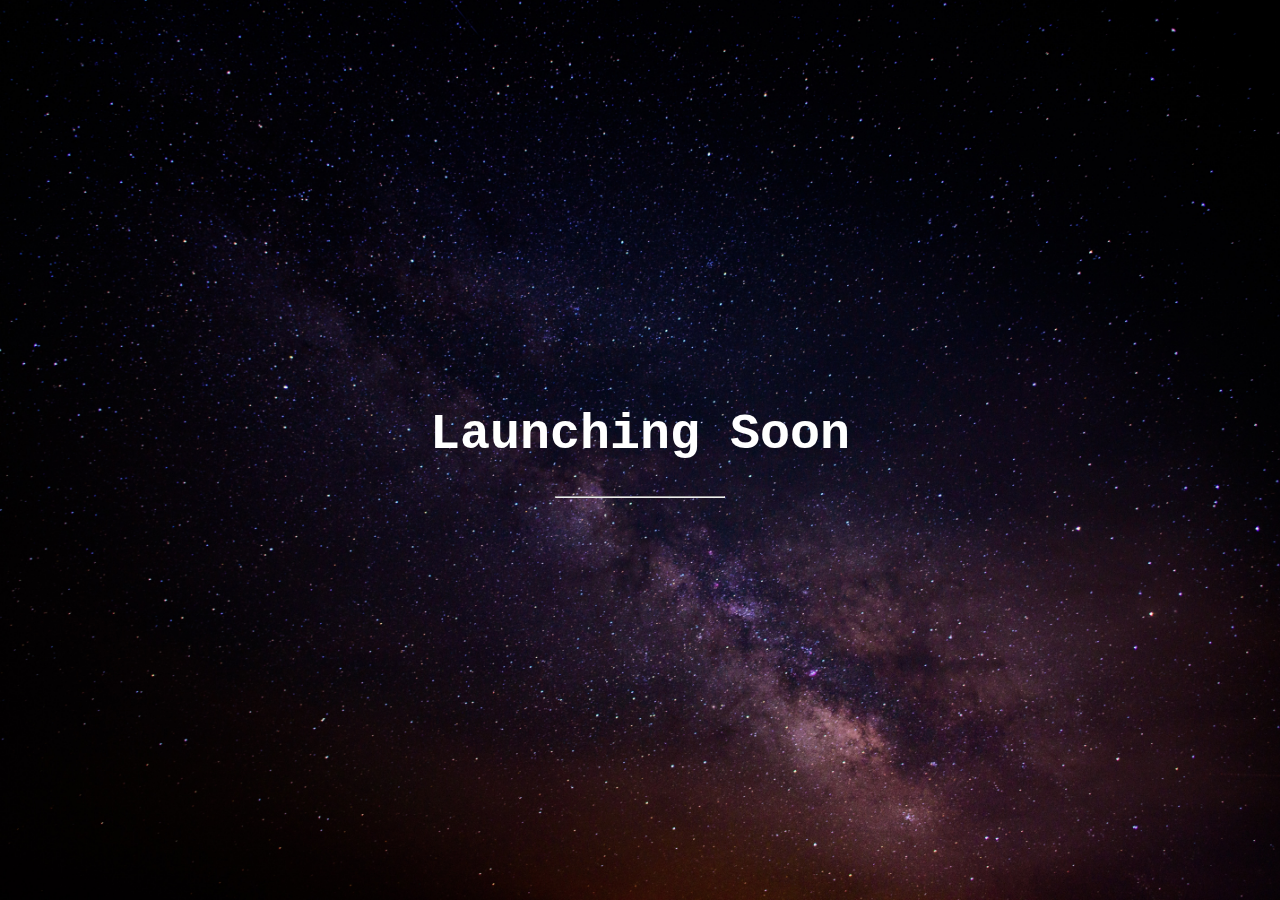
<file: Project/index.html>
<!DOCTYPE html>
<html>
<style>
body, html {
  height: 100%;
  margin: 0;
}

.bgimg {
  background-image: url("images/space.jpg");
  height: 100%;
  background-position: center;
  background-size: cover;
  position: relative;
  color: white;
  font-family: "Courier New", Courier, monospace;
  font-size: 25px;
}

.topleft {
  position: absolute;
  top: 0;
  left: 16px;
}

.bottomleft {
  position: absolute;
  bottom: 0;
  left: 16px;
}

.middle {
  position: absolute;
  top: 50%;
  left: 50%;
  transform: translate(-50%, -50%);
  text-align: center;
}

hr {
  margin: auto;
  width: 40%;
}
</style>
<body>

<div class="bgimg">
  <div class="topleft">
    <p></p>
  </div>
  <div class="middle">
    <h1>Launching Soon</h1>
    <hr>
    <p id="demo" style="font-size:30px"></p>
  </div>
  <div class="bottomleft">
    <p></p>
  </div>
</div>

<script>
// Set the date we're counting down to
var countDownDate = new Date("Sep 30, 2019 11:59:00").getTime();

// Update the count down every 1 second
var countdownfunction = setInterval(function() {

  // Get todays date and time
  var now = new Date().getTime();
  
  // Find the distance between now an the count down date
  var distance = countDownDate - now;
  
  // Time calculations for days, hours, minutes and seconds
  var days = Math.floor(distance / (1000 * 60 * 60 * 24));
  var hours = Math.floor((distance % (1000 * 60 * 60 * 24)) / (1000 * 60 * 60));
  var minutes = Math.floor((distance % (1000 * 60 * 60)) / (1000 * 60));
  var seconds = Math.floor((distance % (1000 * 60)) / 1000);
  
  // Output the result in an element with id="demo"
  document.getElementById("demo").innerHTML = days + "d " + hours + "h "
  + minutes + "m " + seconds + "s ";
  
  // If the count down is over, write some text 
  if (distance < 0) {
    clearInterval(countdownfunction);
    document.getElementById("demo").innerHTML = "EXPIRED";
  }
}, 1000);
</script>

</body>
</html>
</file>
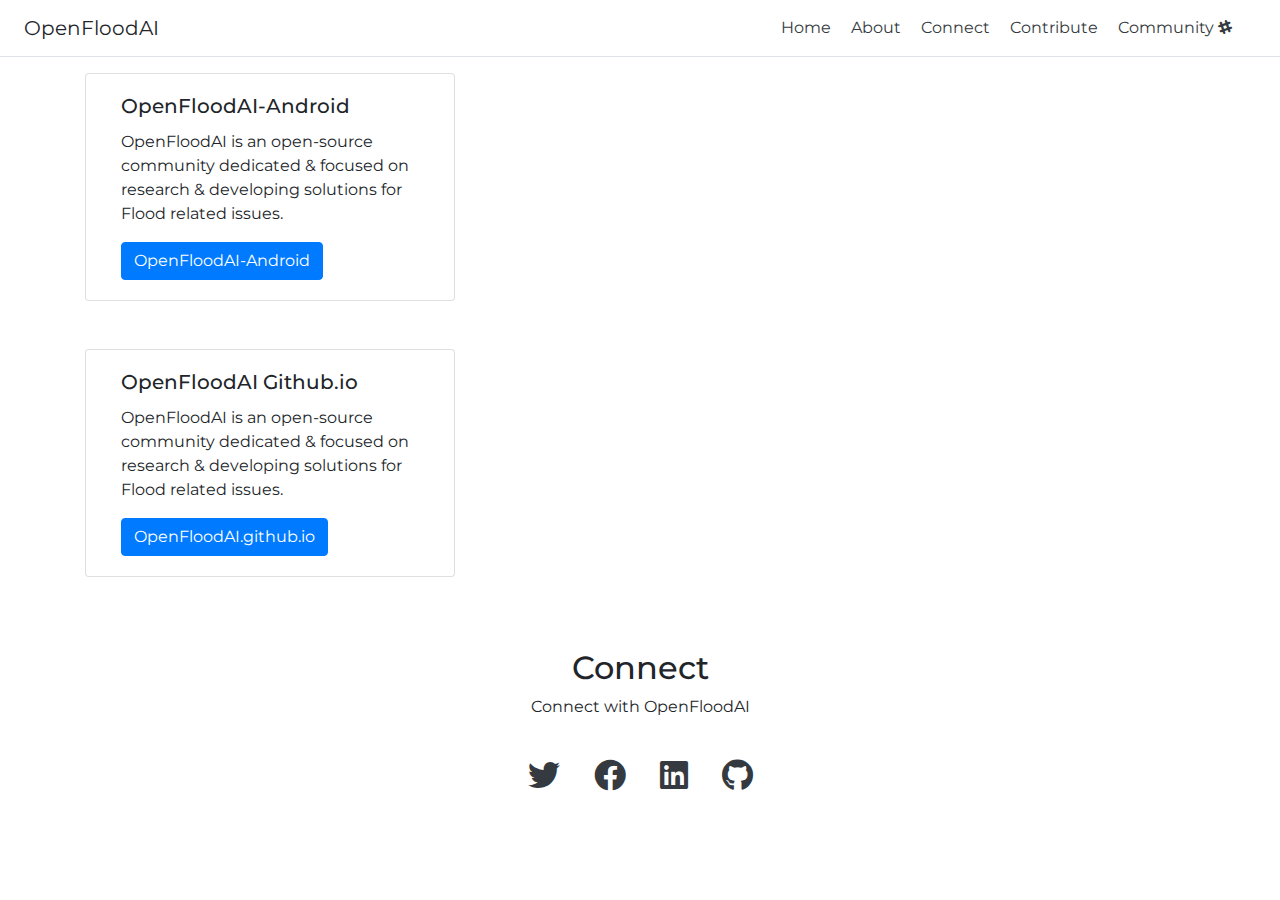
<file: about.html>
<!DOCTYPE html>
<html>

<head>
    <title>OpenFloodAI</title>
    <meta name="viewport" content="width=device-width, initial-scale=1.0">
    <link rel="stylesheet" href="https://stackpath.bootstrapcdn.com/bootstrap/4.3.1/css/bootstrap.min.css"
        integrity="sha384-ggOyR0iXCbMQv3Xipma34MD+dH/1fQ784/j6cY/iJTQUOhcWr7x9JvoRxT2MZw1T" crossorigin="anonymous">
    <link rel="stylesheet" href="https://cdnjs.cloudflare.com/ajax/libs/font-awesome/5.11.2/css/all.css">
    <link href="https://fonts.googleapis.com/css?family=Montserrat&display=swap" rel="stylesheet">
    <style>
        html {
            scroll-behavior: smooth;
        }
        @media screen and (prefers-reduced-motion: reduce) {
            html {
                scroll-behavior: auto;
            }
        }
        body {
            font-family: 'Montserrat', sans-serif;
        }

        .middle {
            position: absolute;
            top: 50%;
            left: 50%;
            transform: translate(-50%, -50%);
            text-align: center;
            width: 75%;
        }
        #connect a{
            margin: 0 15px;
        }


    </style>
</head>

<body>

    <div class="d-flex flex-column flex-md-row align-items-center p-3 px-md-4 mb-3 bg-white border-bottom box-shadow">
        <h5 class="my-0 mr-md-auto font-weight-normal">OpenFloodAI</h5>
        <nav class="my-2 my-md-0 mr-md-3">
            <a class="p-2 text-dark" href="index.html">Home</a>
            <a class="p-2 text-dark" href="about.html">About</a>
            <a class="p-2 text-dark" href="#connect">Connect</a>
            <a class="p-2 text-dark" href="https://github.com/OpenFloodAI">Contribute</a>
            <a class="p-2 text-dark" href="http://bit.ly/2mSDz5k" target="_blank">Community <i class="fab fa-slack-hash"></i></a>
        </nav>
    </div>

    <section class="container">
      <div class="card col-lg-4">
        <!-- <img src="..." class="card-img-top" alt="..."> -->
        <div class="card-body">
          <h5 class="card-title">OpenFloodAI-Android</h5>
          <p class="card-text">OpenFloodAI is an open-source community dedicated & focused on research & developing solutions for Flood related issues.</p>
          <a href="https://github.com/OpenFloodAI/OpenFloodAI-Android" class="btn btn-primary">OpenFloodAI-Android</a>
        </div>
      </div>

      </br></br>
      <div class="card col-lg-4">
        <!-- <img src="..." class="card-img-top" alt="..."> -->
        <div class="card-body">
          <h5 class="card-title">OpenFloodAI Github.io</h5>
          <p class="card-text">OpenFloodAI is an open-source community dedicated & focused on research & developing solutions for Flood related issues.</p>
          <a href="https://github.com/OpenFloodAI/openfloodai.github.io" class="btn btn-primary">OpenFloodAI.github.io</a>
        </div>
      </div>

    </section>


    <br>
    <section class="px-3 py-3 pt-md-5 pb-md-4 mx-auto text-center" id="connect">
        <h2>Connect</h2>
        <p>
            Connect with OpenFloodAI
        </p><br>
        <a target="_blank" href="https://twitter.com/OpenFloodAI"><i class="fab fa-twitter fa-2x text-dark"></i></a>
        <a target="_blank" href="https://www.facebook.com/OpenFloodAI"><i class="fab fa-facebook fa-2x text-dark"></i></a>
        <a target="_blank" href="https://www.linkedin.com/company/openfloodai"><i class="fab fa-linkedin fa-2x text-dark"></i></a>
        <a target="_blank" href="https://github.com/OpenFloodAI"><i class="fab fa-github fa-2x text-dark"></i></a>
    </section>
  
</body>

</html>
</file>
